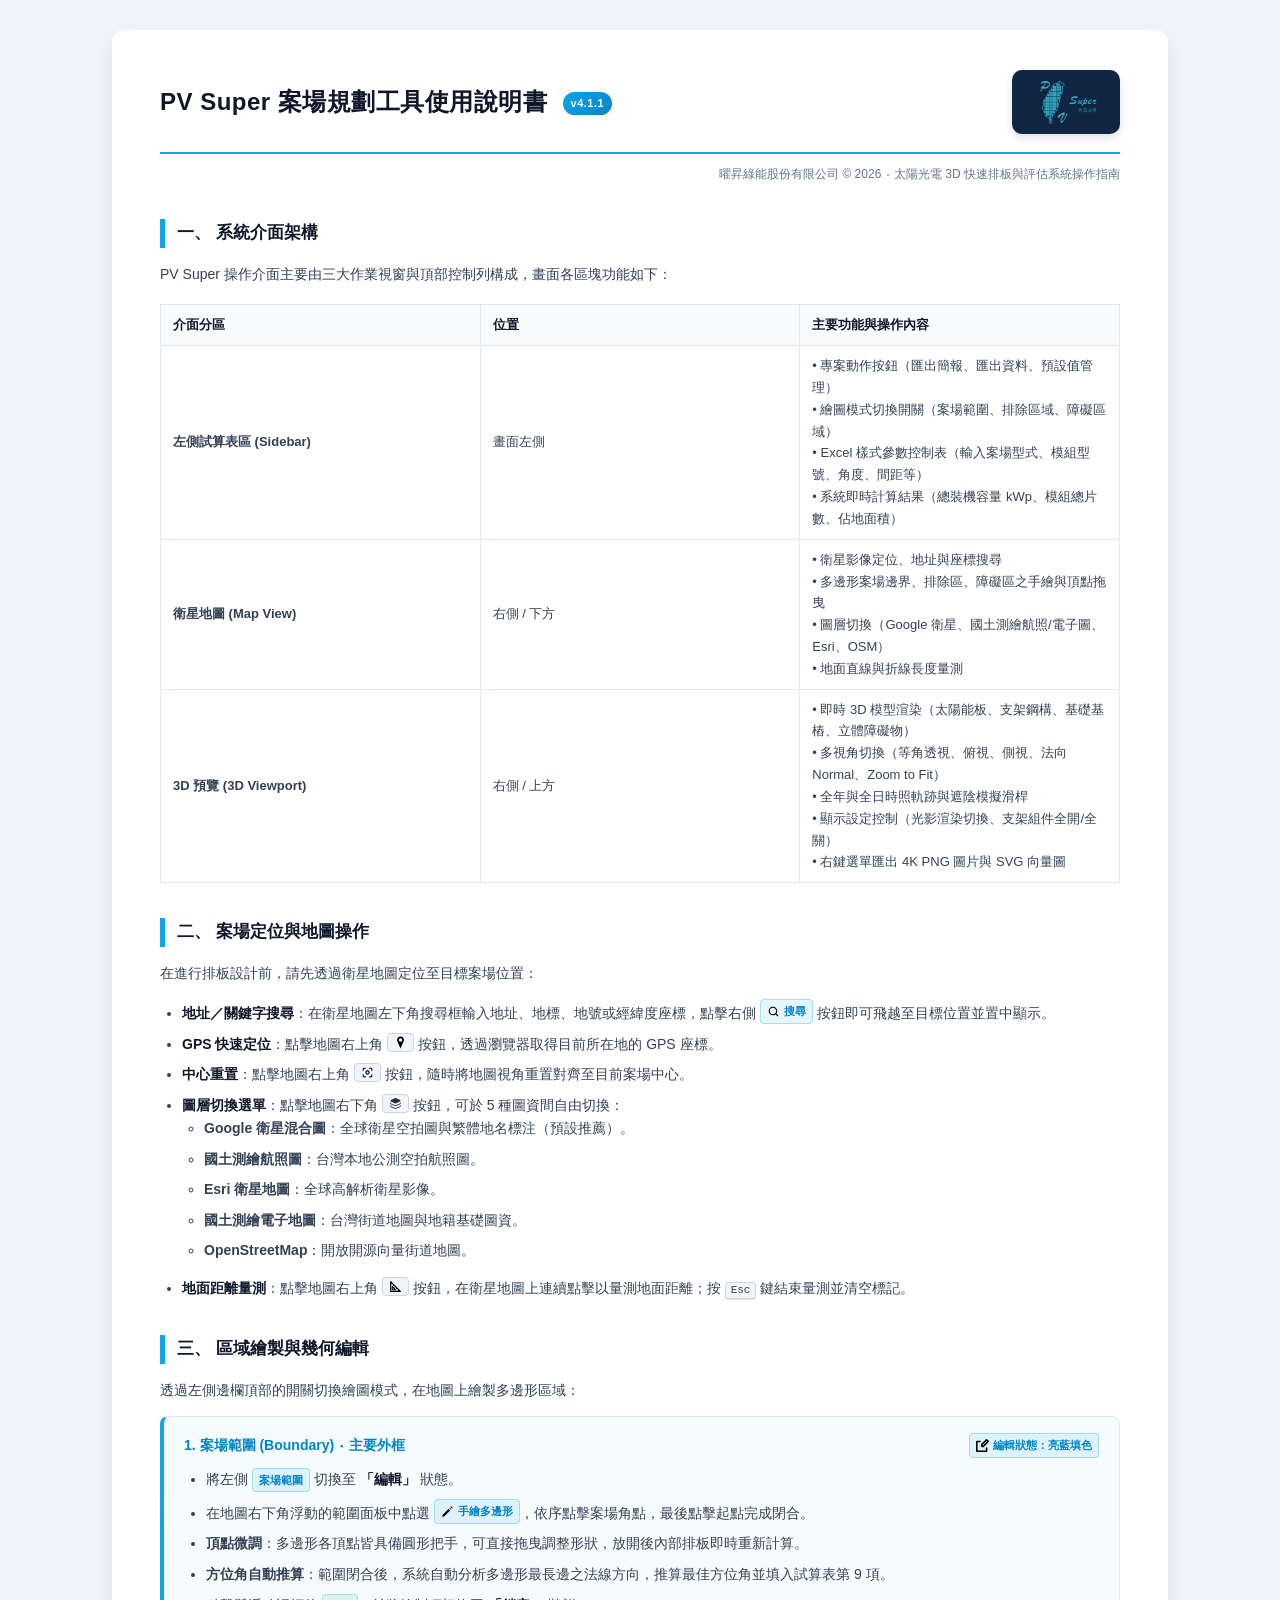
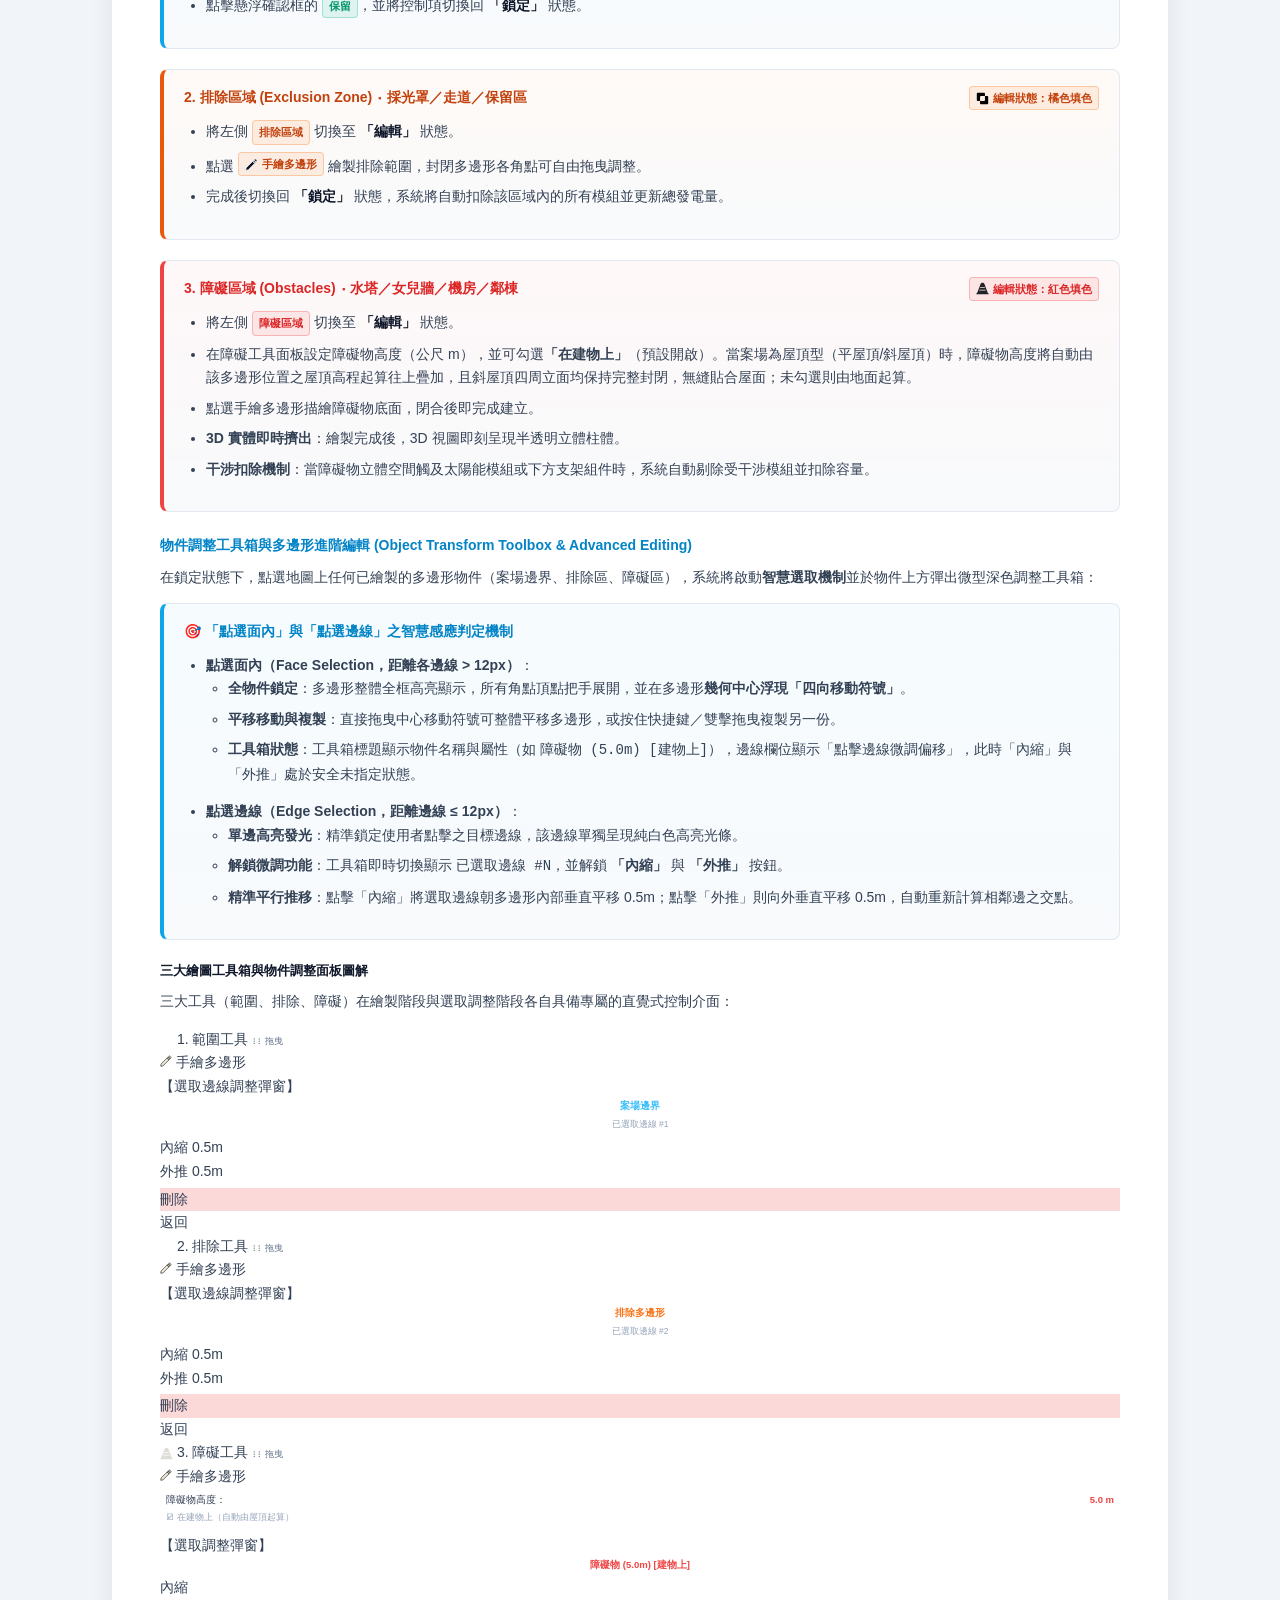
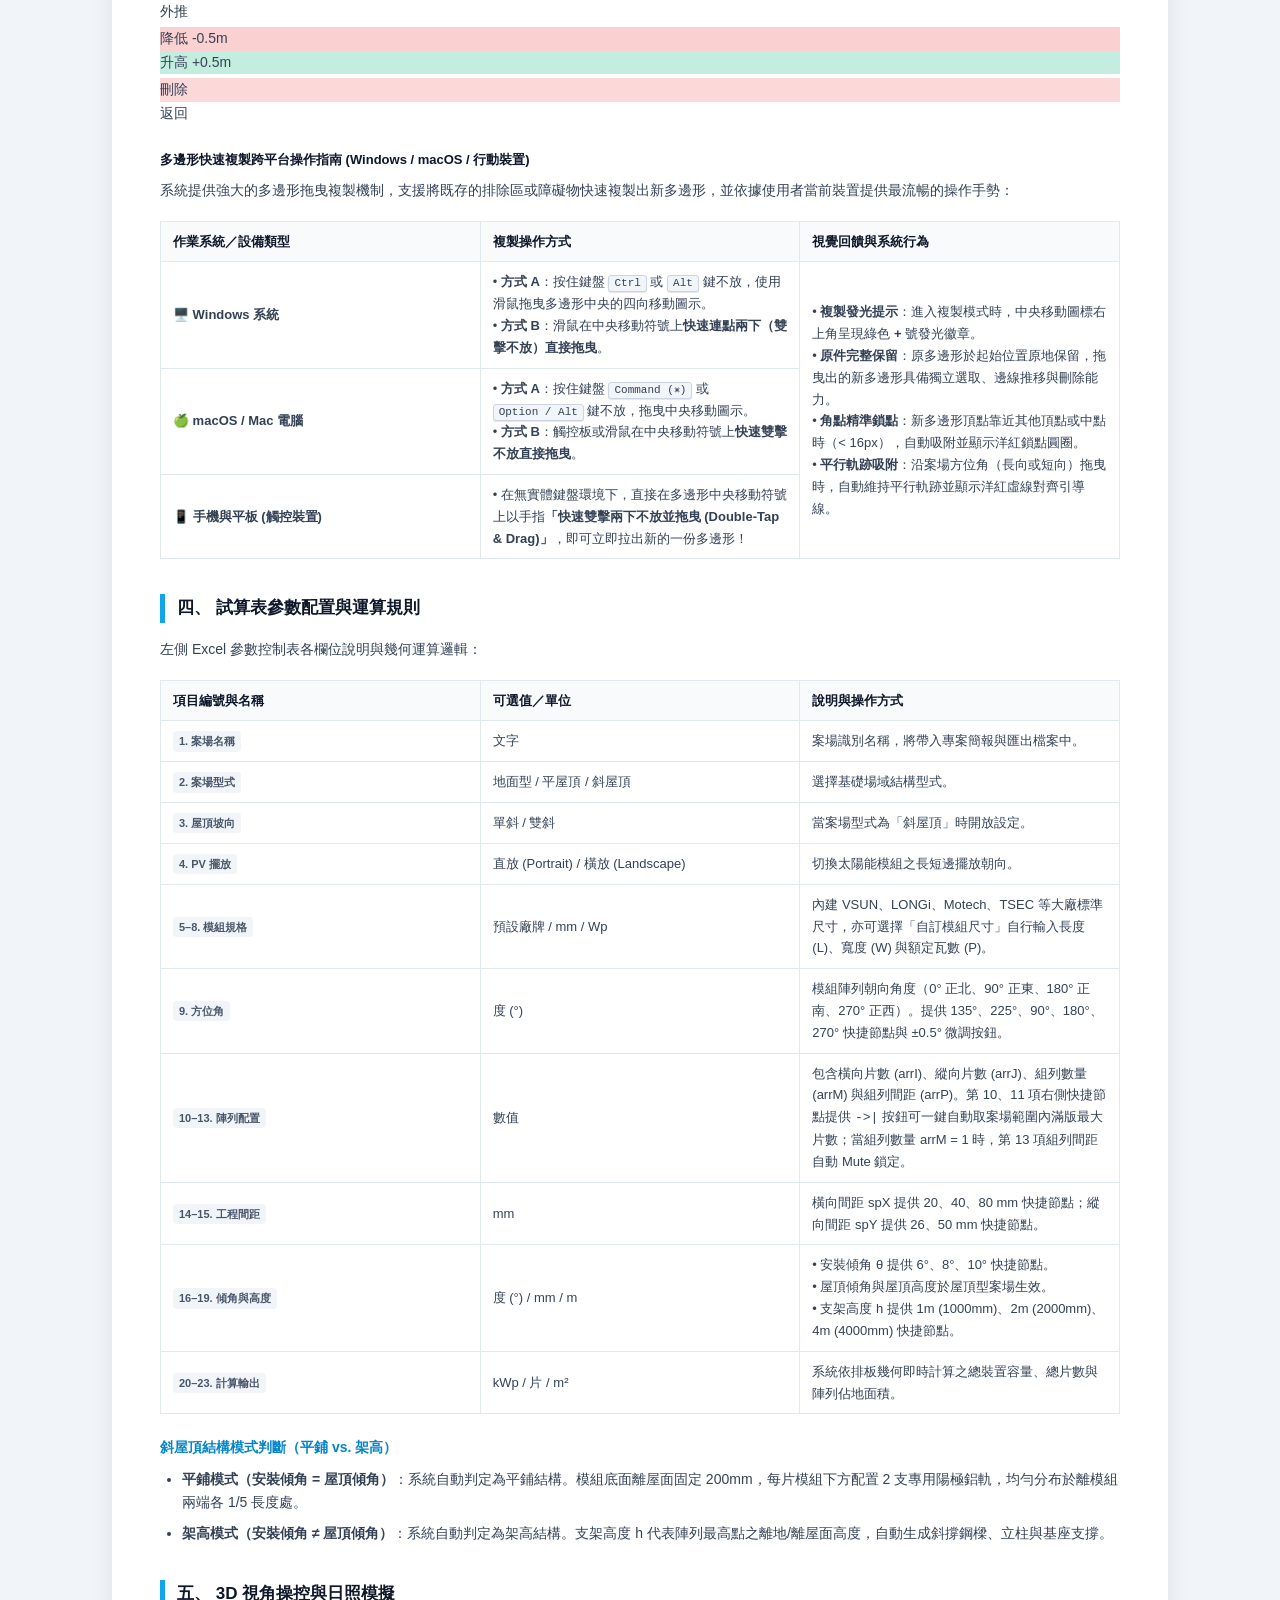
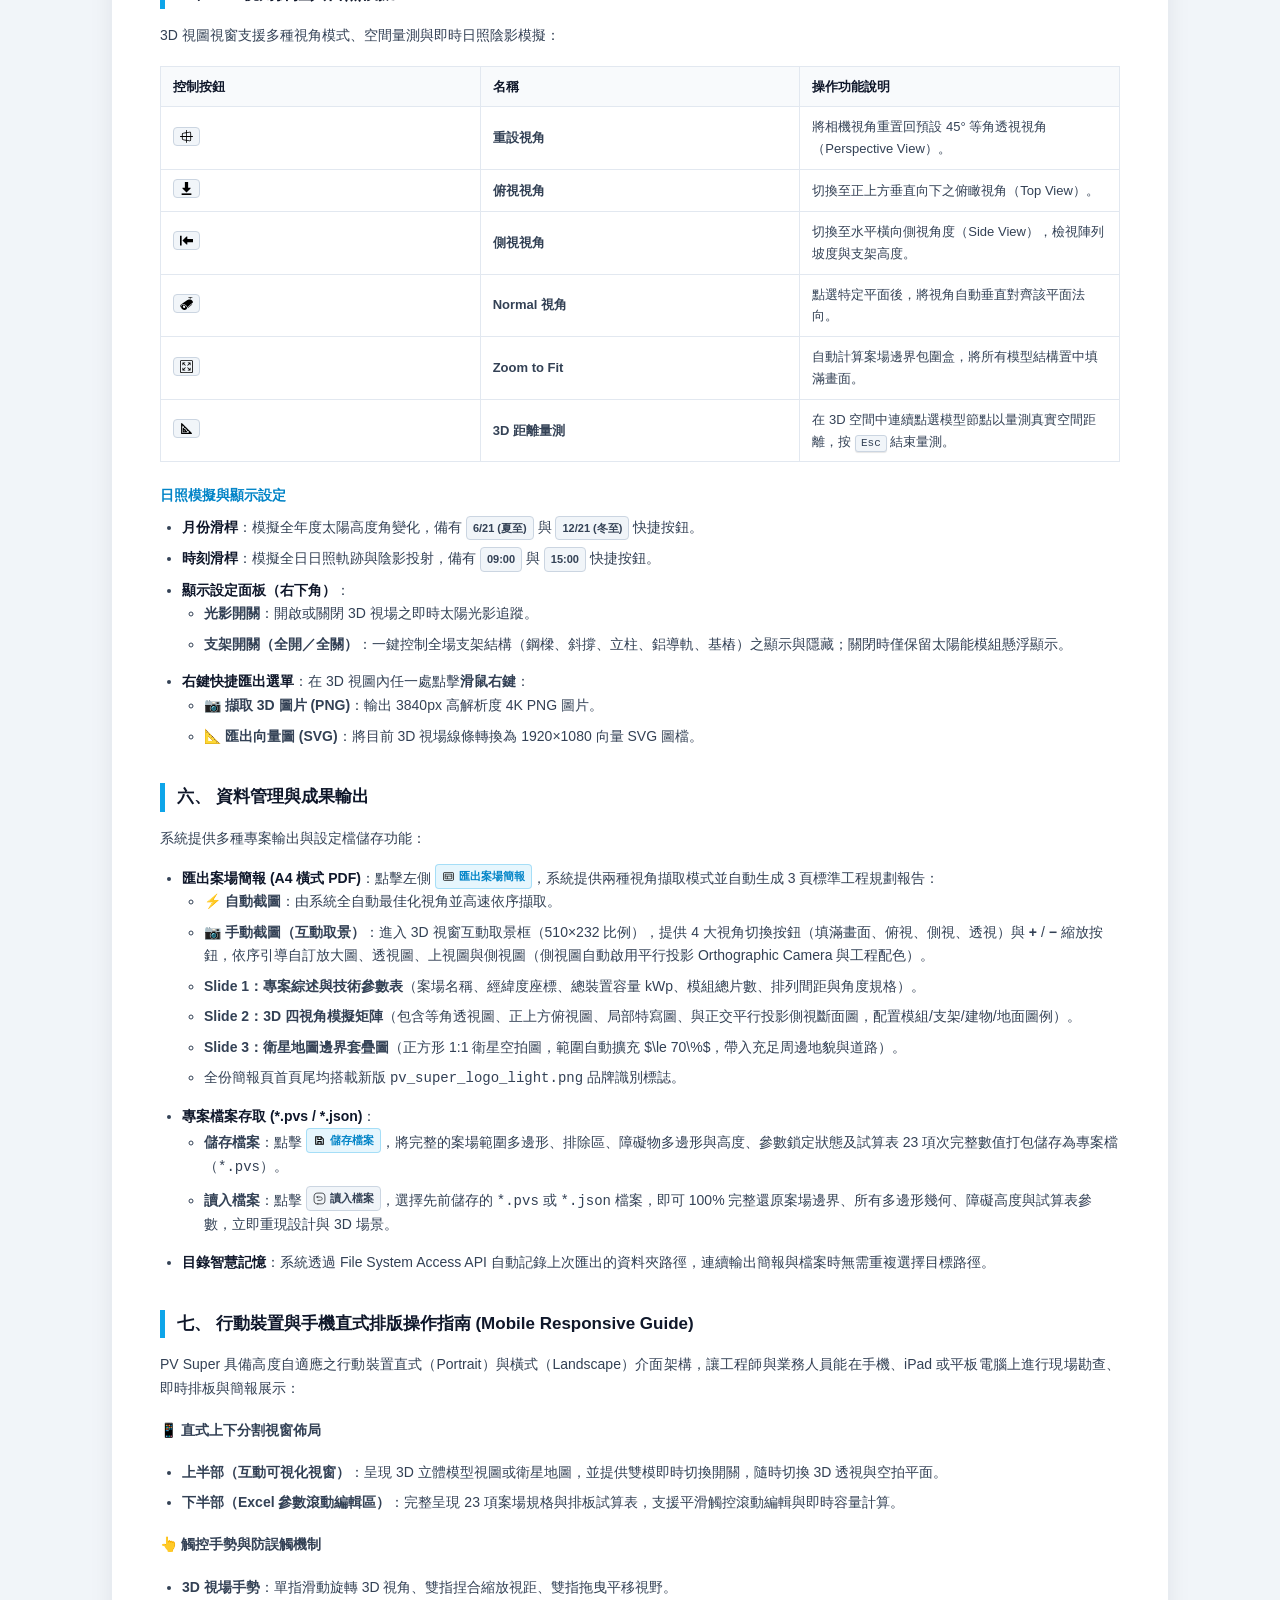
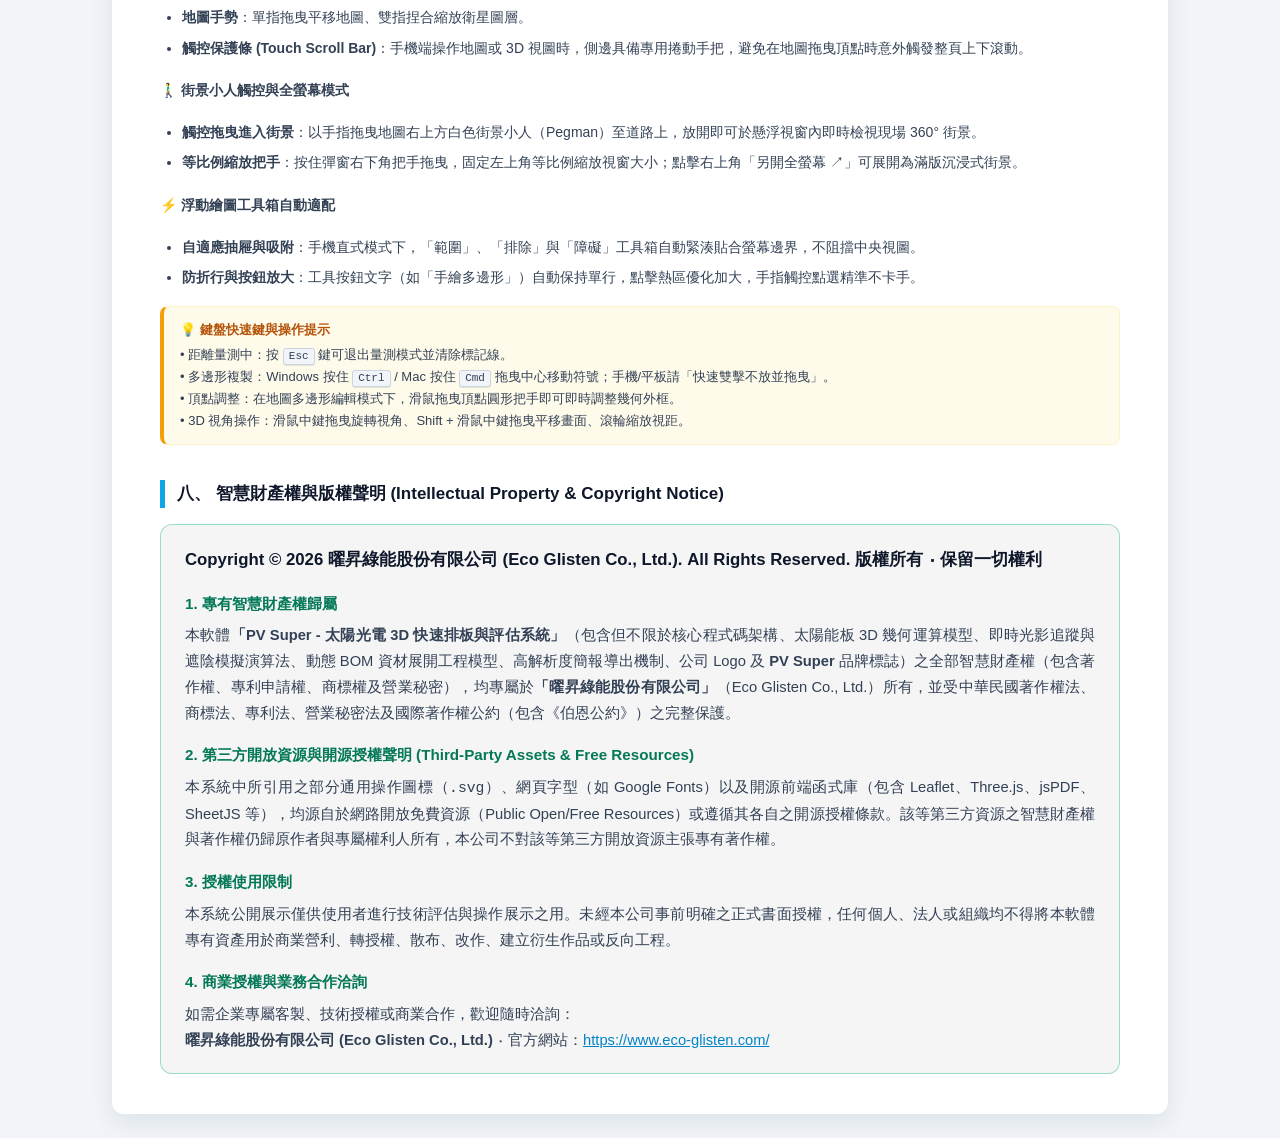
<file: pv_super_manual.html>
<!DOCTYPE html>
<html lang="zh-TW">
<head>
    <meta charset="UTF-8">
    <meta name="viewport" content="width=device-width, initial-scale=1.0">
    <title>PV Super 案場規劃工具使用說明書</title>
    <style>
        :root {
            --primary: #102542;
            --primary-light: #0ea5e9;
            --accent: #0ea5e9;
            --purple: #8b5cf6;
            --emerald: #10b981;
            --amber: #f59e0b;
            --orange: #ea580c;
            --rose: #ef4444;
            --slate-50: #f8fafc;
            --slate-100: #f1f5f9;
            --slate-200: #e2e8f0;
            --slate-600: #475569;
            --slate-700: #334155;
            --slate-800: #0f172a;
        }

        body {
            font-family: -apple-system, BlinkMacSystemFont, "Segoe UI", Roboto, "Helvetica Neue", Arial, "Microsoft JhengHei", sans-serif;
            color: var(--slate-700);
            line-height: 1.68;
            font-size: 14px;
            margin: 0;
            padding: 0;
            background-color: #f1f5f9;
        }

        .container {
            max-width: 960px;
            margin: 30px auto;
            padding: 40px 48px;
            background-color: #ffffff;
            border-radius: 12px;
            box-shadow: 0 10px 25px rgba(15, 23, 42, 0.08);
        }

        .header-container {
            display: flex;
            justify-content: space-between;
            align-items: center;
            border-bottom: 2px solid var(--primary-light);
            padding-bottom: 18px;
            margin-bottom: 10px;
            gap: 20px;
        }

        h1 {
            font-size: 24px;
            color: var(--slate-800);
            text-align: left;
            margin: 0;
            letter-spacing: 0.5px;
            flex-grow: 1;
            font-weight: 800;
        }

        .subtitle {
            text-align: right;
            color: #64748b;
            font-size: 12px;
            margin-bottom: 30px;
            margin-top: 5px;
        }

        .logo-box {
            background-color: #102542;
            padding: 8px 18px;
            border-radius: 10px;
            display: flex;
            align-items: center;
            justify-content: center;
            flex-shrink: 0;
            box-shadow: 0 4px 10px rgba(0,0,0,0.12);
        }

        .version-badge {
            display: inline-block;
            background: linear-gradient(135deg, #0ea5e9, #0284c7);
            color: white;
            padding: 2px 8px;
            border-radius: 12px;
            font-size: 11px;
            font-weight: 700;
            margin-left: 8px;
            vertical-align: middle;
        }

        h2 {
            font-size: 17px;
            color: var(--slate-800);
            border-left: 5px solid var(--primary-light);
            padding-left: 12px;
            margin-top: 35px;
            margin-bottom: 15px;
            page-break-after: avoid;
        }

        h3 {
            font-size: 14px;
            color: #0284c7;
            margin-top: 22px;
            margin-bottom: 8px;
            page-break-after: avoid;
        }

        p {
            margin-top: 0;
            margin-bottom: 14px;
            text-align: justify;
        }

        ol, ul {
            margin-top: 0;
            margin-bottom: 14px;
            padding-left: 22px;
        }

        li {
            margin-bottom: 7px;
        }

        table {
            width: 100%;
            border-collapse: collapse;
            margin: 18px 0;
            page-break-inside: avoid;
        }

        th, td {
            border: 1px solid var(--slate-200);
            padding: 9px 12px;
            text-align: left;
            font-size: 13px;
        }

        th {
            background-color: var(--slate-50);
            color: var(--slate-800);
            font-weight: 600;
            width: 24%;
        }

        .step-box {
            background-color: var(--slate-50);
            border: 1px solid var(--slate-200);
            border-left: 4px solid var(--primary-light);
            border-radius: 8px;
            padding: 16px 20px;
            margin-bottom: 20px;
            page-break-inside: avoid;
        }

        .step-box.step-blue {
            border-left-color: var(--accent);
            background: linear-gradient(180deg, rgba(14, 165, 233, 0.04) 0%, #f8fafc 100%);
        }

        .step-box.step-orange {
            border-left-color: var(--orange);
            background: linear-gradient(180deg, rgba(249, 115, 22, 0.04) 0%, #f8fafc 100%);
        }

        .step-box.step-red {
            border-left-color: var(--rose);
            background: linear-gradient(180deg, rgba(239, 68, 68, 0.04) 0%, #f8fafc 100%);
        }

        .step-title {
            font-weight: 700;
            color: var(--slate-800);
            margin-bottom: 10px;
            font-size: 14px;
            display: flex;
            align-items: center;
            justify-content: space-between;
        }

        .step-title.blue-title { color: #0284c7; }
        .step-title.orange-title { color: #c2410c; }
        .step-title.red-title { color: #dc2626; }

        .btn-badge {
            display: inline-flex;
            align-items: center;
            gap: 4px;
            background-color: var(--slate-100);
            border: 1px solid #cbd5e1;
            border-radius: 4px;
            padding: 2px 6px;
            font-size: 11px;
            font-weight: 600;
            color: var(--slate-700);
            white-space: nowrap;
        }

        .btn-badge img {
            width: 13px;
            height: 13px;
            vertical-align: middle;
            flex-shrink: 0;
        }

        .btn-blue {
            background-color: rgba(14, 165, 233, 0.1);
            border-color: rgba(14, 165, 233, 0.3);
            color: #0284c7;
        }

        .btn-orange {
            background-color: rgba(249, 115, 22, 0.1);
            border-color: rgba(249, 115, 22, 0.3);
            color: #c2410c;
        }

        .btn-red {
            background-color: rgba(239, 68, 68, 0.1);
            border-color: rgba(239, 68, 68, 0.3);
            color: #dc2626;
        }

        .btn-green {
            background-color: rgba(16, 185, 129, 0.1);
            border-color: rgba(16, 185, 129, 0.3);
            color: #059669;
        }

        .highlight {
            font-weight: 700;
            color: var(--slate-800);
        }

        .tip {
            background-color: #fffbeb;
            border: 1px solid #fef3c7;
            border-left: 4px solid var(--amber);
            border-radius: 8px;
            padding: 12px 16px;
            margin: 16px 0;
            font-size: 13px;
        }

        .tip-title {
            font-weight: 700;
            color: #b45309;
            margin-bottom: 4px;
        }

        .feature-tag {
            display: inline-block;
            background: #f1f5f9;
            color: #475569;
            font-size: 11px;
            font-weight: 700;
            padding: 1px 6px;
            border-radius: 4px;
            margin-right: 4px;
        }

        .color-legend-pill {
            display: inline-flex;
            align-items: center;
            gap: 4px;
            padding: 1px 6px;
            border-radius: 4px;
            font-size: 11px;
            font-weight: 600;
            border: 1px solid #cbd5e1;
            background: #ffffff;
            margin: 0 2px;
        }

        .color-box {
            display: inline-block;
            width: 10px;
            height: 10px;
            border-radius: 2px;
        }

        kbd {
            display: inline-block;
            padding: 2px 5px;
            font-size: 11px;
            font-family: monospace;
            line-height: 1;
            color: #334155;
            background-color: #f1f5f9;
            border: 1px solid #cbd5e1;
            border-radius: 3px;
            box-shadow: 0 1px 1px rgba(0,0,0,0.1);
        /* UI Preview Mockups for Manual */
        .toolbox-preview-container {
            display: flex;
            flex-wrap: wrap;
            gap: 16px;
            margin: 16px 0 24px 0;
            justify-content: flex-start;
        }

        .toolbox-preview-card {
            background: #0f172a;
            border: 1px solid rgba(255, 255, 255, 0.18);
            border-radius: 10px;
            padding: 12px;
            width: 228px;
            box-shadow: 0 8px 24px rgba(0, 0, 0, 0.25);
            color: #ffffff;
            font-size: 11px;
            font-family: -apple-system, BlinkMacSystemFont, "Segoe UI", Roboto, sans-serif;
            box-sizing: border-box;
            flex: 1 1 220px;
            max-width: 260px;
        }

        .tb-header {
            font-weight: 700;
            font-size: 11.5px;
            display: flex;
            justify-content: space-between;
            align-items: center;
            margin-bottom: 8px;
            padding-bottom: 5px;
            border-bottom: 1px solid rgba(255, 255, 255, 0.12);
        }

        .tb-btn {
            display: flex;
            align-items: center;
            justify-content: center;
            gap: 5px;
            width: 100%;
            padding: 5px 8px;
            border-radius: 6px;
            border: 1px solid rgba(255, 255, 255, 0.2);
            background: rgba(255, 255, 255, 0.08);
            color: #ffffff;
            font-size: 11px;
            margin-bottom: 6px;
            text-align: center;
            box-sizing: border-box;
            white-space: nowrap;
        }

        .tb-btn-active-blue {
            background: linear-gradient(135deg, rgba(14, 165, 233, 0.35), rgba(56, 189, 248, 0.2));
            border: 1.5px solid #38bdf8;
            box-shadow: 0 0 10px rgba(56, 189, 248, 0.5);
            font-weight: 700;
        }

        .tb-btn-active-orange {
            background: linear-gradient(135deg, rgba(234, 88, 12, 0.35), rgba(249, 115, 22, 0.2));
            border: 1.5px solid #f97316;
            box-shadow: 0 0 10px rgba(249, 115, 22, 0.5);
            font-weight: 700;
        }

        .tb-btn-active-red {
            background: linear-gradient(135deg, rgba(239, 68, 68, 0.35), rgba(248, 113, 113, 0.2));
            border: 1.5px solid #ef4444;
            box-shadow: 0 0 10px rgba(239, 68, 68, 0.5);
            font-weight: 700;
        }

        .tb-sub-box {
            background: rgba(255, 255, 255, 0.05);
            border: 1px solid rgba(255, 255, 255, 0.14);
            border-radius: 6px;
            padding: 6px;
            margin-bottom: 6px;
        }

        .tb-sub-title {
            font-size: 10px;
            text-align: center;
            font-weight: 700;
            margin-bottom: 5px;
            color: #94a3b8;
        }

        .tb-btn-row {
            display: flex;
            gap: 4px;
        }

        .tb-btn-row .tb-btn {
            flex: 1;
            margin-bottom: 0;
            padding: 4px 6px;
            font-size: 10.5px;
        }

        .mobile-guide-grid {
            display: grid;
            grid-template-columns: repeat(auto-fit, minmax(280px, 1fr));
            gap: 16px;
            margin: 18px 0;
        }

        .mobile-guide-card {
            background: var(--slate-50);
            border: 1px solid var(--slate-200);
            border-top: 4px solid var(--primary-light);
            border-radius: 8px;
            padding: 16px;
            box-sizing: border-box;
        }

        .mobile-guide-card h4 {
            margin: 0 0 8px 0;
            font-size: 13px;
            color: var(--slate-800);
            display: flex;
            align-items: center;
            gap: 6px;
        }

        @media print {
            body { background-color: #ffffff; font-size: 12px; }
            .container { padding: 0; margin: 0; box-shadow: none; max-width: 100%; }
            @page { size: A4 portrait; margin: 15mm; }
            .step-box, table { page-break-inside: avoid; }
        }
    </style>
</head>
<body>
    <div class="container">
        <!-- 頂部標題區 -->
        <div class="header-container">
            <div>
                <h1>PV Super 案場規劃工具使用說明書 <span class="version-badge">v4.1.1</span></h1>
            </div>
            <div class="logo-box">
                <img src="images/pv_super_logo_light.png" alt="PV Super" style="height: 48px; width: auto; object-fit: contain;">
            </div>
        </div>
        <div class="subtitle">曜昇綠能股份有限公司 &copy; 2026 ‧ 太陽光電 3D 快速排板與評估系統操作指南</div>

        <!-- 一、 系統介面架構 -->
        <h2>一、 系統介面架構</h2>
        <p>PV Super 操作介面主要由三大作業視窗與頂部控制列構成，畫面各區塊功能如下：</p>
        <table>
            <thead>
                <tr>
                    <th>介面分區</th>
                    <th>位置</th>
                    <th>主要功能與操作內容</th>
                </tr>
            </thead>
            <tbody>
                <tr>
                    <td><b>左側試算表區 (Sidebar)</b></td>
                    <td>畫面左側</td>
                    <td>
                        • 專案動作按鈕（匯出簡報、匯出資料、預設值管理）<br>
                        • 繪圖模式切換開關（案場範圍、排除區域、障礙區域）<br>
                        • Excel 樣式參數控制表（輸入案場型式、模組型號、角度、間距等）<br>
                        • 系統即時計算結果（總裝機容量 kWp、模組總片數、佔地面積）
                    </td>
                </tr>
                <tr>
                    <td><b>衛星地圖 (Map View)</b></td>
                    <td>右側 / 下方</td>
                    <td>
                        • 衛星影像定位、地址與座標搜尋<br>
                        • 多邊形案場邊界、排除區、障礙區之手繪與頂點拖曳<br>
                        • 圖層切換（Google 衛星、國土測繪航照/電子圖、Esri、OSM）<br>
                        • 地面直線與折線長度量測
                    </td>
                </tr>
                <tr>
                    <td><b>3D 預覽 (3D Viewport)</b></td>
                    <td>右側 / 上方</td>
                    <td>
                        • 即時 3D 模型渲染（太陽能板、支架鋼構、基礎基樁、立體障礙物）<br>
                        • 多視角切換（等角透視、俯視、側視、法向 Normal、Zoom to Fit）<br>
                        • 全年與全日時照軌跡與遮陰模擬滑桿<br>
                        • 顯示設定控制（光影渲染切換、支架組件全開/全關）<br>
                        • 右鍵選單匯出 4K PNG 圖片與 SVG 向量圖
                    </td>
                </tr>
            </tbody>
        </table>

        <!-- 二、 案場定位與地圖操作 -->
        <h2>二、 案場定位與地圖操作</h2>
        <p>在進行排板設計前，請先透過衛星地圖定位至目標案場位置：</p>
        <ul>
            <li><span class="highlight">地址／關鍵字搜尋</span>：在衛星地圖左下角搜尋框輸入地址、地標、地號或經緯度座標，點擊右側 <span class="btn-badge btn-blue"><img src="images/search.svg" alt="搜尋"> 搜尋</span> 按鈕即可飛越至目標位置並置中顯示。</li>
            <li><span class="highlight">GPS 快速定位</span>：點擊地圖右上角 <span class="btn-badge"><img src="images/positioning.svg" alt="定位"></span> 按鈕，透過瀏覽器取得目前所在地的 GPS 座標。</li>
            <li><span class="highlight">中心重置</span>：點擊地圖右上角 <span class="btn-badge"><img src="images/re-center.svg" alt="中心"></span> 按鈕，隨時將地圖視角重置對齊至目前案場中心。</li>
            <li><span class="highlight">圖層切換選單</span>：點擊地圖右下角 <span class="btn-badge"><img src="images/layer.svg" alt="圖層"></span> 按鈕，可於 5 種圖資間自由切換：
                <ul>
                    <li><b>Google 衛星混合圖</b>：全球衛星空拍圖與繁體地名標注（預設推薦）。</li>
                    <li><b>國土測繪航照圖</b>：台灣本地公測空拍航照圖。</li>
                    <li><b>Esri 衛星地圖</b>：全球高解析衛星影像。</li>
                    <li><b>國土測繪電子地圖</b>：台灣街道地圖與地籍基礎圖資。</li>
                    <li><b>OpenStreetMap</b>：開放開源向量街道地圖。</li>
                </ul>
            </li>
            <li><span class="highlight">地面距離量測</span>：點擊地圖右上角 <span class="btn-badge"><img src="images/ruler.svg" alt="量測"></span> 按鈕，在衛星地圖上連續點擊以量測地面距離；按 <kbd>Esc</kbd> 鍵結束量測並清空標記。</li>
        </ul>

        <!-- 三、 區域繪製與幾何編輯 -->
        <h2>三、 區域繪製與幾何編輯</h2>
        <p>透過左側邊欄頂部的開關切換繪圖模式，在地圖上繪製多邊形區域：</p>

        <!-- 3.1 案場範圍 -->
        <div class="step-box step-blue">
            <div class="step-title blue-title">
                <span>1. 案場範圍 (Boundary) ‧ 主要外框</span>
                <span class="btn-badge btn-blue"><img src="images/area.svg" alt=""> 編輯狀態：亮藍填色</span>
            </div>
            <ul>
                <li>將左側 <span class="btn-badge btn-blue">案場範圍</span> 切換至 <span class="highlight">「編輯」</span> 狀態。</li>
                <li>在地圖右下角浮動的範圍面板中點選 <span class="btn-badge btn-blue"><img src="images/draw_pencil.svg" alt="繪製"> 手繪多邊形</span>，依序點擊案場角點，最後點擊起點完成閉合。</li>
                <li><b>頂點微調</b>：多邊形各頂點皆具備圓形把手，可直接拖曳調整形狀，放開後內部排板即時重新計算。</li>
                <li><b>方位角自動推算</b>：範圍閉合後，系統自動分析多邊形最長邊之法線方向，推算最佳方位角並填入試算表第 9 項。</li>
                <li>點擊懸浮確認框的 <span class="btn-badge btn-green">保留</span>，並將控制項切換回 <span class="highlight">「鎖定」</span> 狀態。</li>
            </ul>
        </div>

        <!-- 3.2 排除區域 -->
        <div class="step-box step-orange">
            <div class="step-title orange-title">
                <span>2. 排除區域 (Exclusion Zone) ‧ 採光罩／走道／保留區</span>
                <span class="btn-badge btn-orange"><img src="images/exclude.svg" alt=""> 編輯狀態：橘色填色</span>
            </div>
            <ul>
                <li>將左側 <span class="btn-badge btn-orange">排除區域</span> 切換至 <span class="highlight">「編輯」</span> 狀態。</li>
                <li>點選 <span class="btn-badge btn-orange"><img src="images/draw_pencil.svg" alt="繪製"> 手繪多邊形</span> 繪製排除範圍，封閉多邊形各角點可自由拖曳調整。</li>
                <li>完成後切換回 <span class="highlight">「鎖定」</span> 狀態，系統將自動扣除該區域內的所有模組並更新總發電量。</li>
            </ul>
        </div>

        <!-- 3.3 障礙區域 -->
        <div class="step-box step-red">
            <div class="step-title red-title">
                <span>3. 障礙區域 (Obstacles) ‧ 水塔／女兒牆／機房／鄰棟</span>
                <span class="btn-badge btn-red"><img src="images/obstacle.svg" alt=""> 編輯狀態：紅色填色</span>
            </div>
            <ul>
                <li>將左側 <span class="btn-badge btn-red">障礙區域</span> 切換至 <span class="highlight">「編輯」</span> 狀態。</li>
                <li>在障礙工具面板設定障礙物高度（公尺 m），並可勾選<b>「在建物上」</b>（預設開啟）。當案場為屋頂型（平屋頂/斜屋頂）時，障礙物高度將自動由該多邊形位置之屋頂高程起算往上疊加，且斜屋頂四周立面均保持完整封閉，無縫貼合屋面；未勾選則由地面起算。</li>
                <li>點選手繪多邊形描繪障礙物底面，閉合後即完成建立。</li>
                <li><b>3D 實體即時擠出</b>：繪製完成後，3D 視圖即刻呈現半透明立體柱體。</li>
                <li><b>干涉扣除機制</b>：當障礙物立體空間觸及太陽能模組或下方支架組件時，系統自動剔除受干涉模組並扣除容量。</li>
            </ul>
        </div>

        <!-- 物件調整工具箱與多邊形進階編輯 -->
        <h3>物件調整工具箱與多邊形進階編輯 (Object Transform Toolbox & Advanced Editing)</h3>
        <p>在鎖定狀態下，點選地圖上任何已繪製的多邊形物件（案場邊界、排除區、障礙區），系統將啟動<b>智慧選取機制</b>並於物件上方彈出微型深色調整工具箱：</p>

        <!-- 點選面內 vs 點選邊線之操作差異 -->
        <div class="step-box step-blue" style="margin-top: 14px;">
            <div class="step-title blue-title">
                <span>🎯 「點選面內」與「點選邊線」之智慧感應判定機制</span>
            </div>
            <ul>
                <li><b>點選面內（Face Selection，距離各邊線 &gt; 12px）</b>：
                    <ul>
                        <li><b>全物件鎖定</b>：多邊形整體全框高亮顯示，所有角點頂點把手展開，並在多邊形<b>幾何中心浮現「四向移動符號」</b>。</li>
                        <li><b>平移移動與複製</b>：直接拖曳中心移動符號可整體平移多邊形，或按住快捷鍵／雙擊拖曳複製另一份。</li>
                        <li><b>工具箱狀態</b>：工具箱標題顯示物件名稱與屬性（如 <code>障礙物 (5.0m) [建物上]</code>），邊線欄位顯示「點擊邊線微調偏移」，此時「內縮」與「外推」處於安全未指定狀態。</li>
                    </ul>
                </li>
                <li><b>點選邊線（Edge Selection，距離邊線 &le; 12px）</b>：
                    <ul>
                        <li><b>單邊高亮發光</b>：精準鎖定使用者點擊之目標邊線，該邊線單獨呈現純白色高亮光條。</li>
                        <li><b>解鎖微調功能</b>：工具箱即時切換顯示 <code>已選取邊線 #N</code>，並解鎖 <b>「內縮」</b> 與 <b>「外推」</b> 按鈕。</li>
                        <li><b>精準平行推移</b>：點擊「內縮」將選取邊線朝多邊形內部垂直平移 0.5m；點擊「外推」則向外垂直平移 0.5m，自動重新計算相鄰邊之交點。</li>
                    </ul>
                </li>
            </ul>
        </div>

        <!-- 三大工具箱面板實體圖解與功能差異 -->
        <h4 style="font-size: 13px; color: var(--slate-800); margin: 20px 0 8px 0;">三大繪圖工具箱與物件調整面板圖解</h4>
        <p>三大工具（範圍、排除、障礙）在繪製階段與選取調整階段各自具備專屬的直覺式控制介面：</p>

        <div class="toolbox-preview-container">
            <!-- 1. 範圍工具箱 -->
            <div class="toolbox-preview-card">
                <div class="tb-header">
                    <span><img src="images/area.svg" alt="" style="width: 13px; vertical-align: middle; filter: invert(1);"> 1. 範圍工具</span>
                    <span style="color: #64748b; font-size: 9px;">⋮⋮ 拖曳</span>
                </div>
                <div class="tb-btn tb-btn-active-blue">
                    <img src="images/draw_pencil.svg" alt="" style="width: 12px; filter: invert(1);"> 手繪多邊形
                </div>
                <div class="tb-sub-box">
                    <div class="tb-sub-title">【選取邊線調整彈窗】</div>
                    <div style="font-size: 9.5px; text-align: center; color: #38bdf8; font-weight: 700; margin-bottom: 3px;">案場邊界</div>
                    <div style="font-size: 8.5px; text-align: center; color: #94a3b8; margin-bottom: 5px;">已選取邊線 #1</div>
                    <div class="tb-btn-row">
                        <div class="tb-btn">內縮 0.5m</div>
                        <div class="tb-btn">外推 0.5m</div>
                    </div>
                </div>
                <div class="tb-btn-row" style="margin-top: 4px;">
                    <div class="tb-btn" style="background: rgba(239, 68, 68, 0.2); border-color: rgba(239, 68, 68, 0.4);">刪除</div>
                    <div class="tb-btn">返回</div>
                </div>
            </div>

            <!-- 2. 排除工具箱 -->
            <div class="toolbox-preview-card">
                <div class="tb-header">
                    <span><img src="images/exclude.svg" alt="" style="width: 13px; vertical-align: middle; filter: invert(1);"> 2. 排除工具</span>
                    <span style="color: #64748b; font-size: 9px;">⋮⋮ 拖曳</span>
                </div>
                <div class="tb-btn tb-btn-active-orange">
                    <img src="images/draw_pencil.svg" alt="" style="width: 12px; filter: invert(1);"> 手繪多邊形
                </div>
                <div class="tb-sub-box">
                    <div class="tb-sub-title">【選取邊線調整彈窗】</div>
                    <div style="font-size: 9.5px; text-align: center; color: #f97316; font-weight: 700; margin-bottom: 3px;">排除多邊形</div>
                    <div style="font-size: 8.5px; text-align: center; color: #94a3b8; margin-bottom: 5px;">已選取邊線 #2</div>
                    <div class="tb-btn-row">
                        <div class="tb-btn">內縮 0.5m</div>
                        <div class="tb-btn">外推 0.5m</div>
                    </div>
                </div>
                <div class="tb-btn-row" style="margin-top: 4px;">
                    <div class="tb-btn" style="background: rgba(239, 68, 68, 0.2); border-color: rgba(239, 68, 68, 0.4);">刪除</div>
                    <div class="tb-btn">返回</div>
                </div>
            </div>

            <!-- 3. 障礙工具箱 -->
            <div class="toolbox-preview-card">
                <div class="tb-header">
                    <span><img src="images/obstacle.svg" alt="" style="width: 13px; vertical-align: middle; filter: invert(1);"> 3. 障礙工具</span>
                    <span style="color: #64748b; font-size: 9px;">⋮⋮ 拖曳</span>
                </div>
                <div class="tb-btn tb-btn-active-red">
                    <img src="images/draw_pencil.svg" alt="" style="width: 12px; filter: invert(1);"> 手繪多邊形
                </div>
                <div style="background: rgba(255,255,255,0.04); border-radius: 5px; padding: 4px 6px; margin-bottom: 5px; font-size: 9.5px;">
                    <div style="display: flex; justify-content: space-between; align-items: center;">
                        <span>障礙物高度：</span>
                        <b style="color: #ef4444;">5.0 m</b>
                    </div>
                    <div style="color: #94a3b8; font-size: 8.5px; margin-top: 2px;">☑ 在建物上（自動由屋頂起算）</div>
                </div>
                <div class="tb-sub-box">
                    <div class="tb-sub-title">【選取調整彈窗】</div>
                    <div style="font-size: 9.5px; text-align: center; color: #ef4444; font-weight: 700; margin-bottom: 3px;">障礙物 (5.0m) [建物上]</div>
                    <div class="tb-btn-row" style="margin-bottom: 4px;">
                        <div class="tb-btn">內縮</div>
                        <div class="tb-btn">外推</div>
                    </div>
                    <div class="tb-btn-row">
                        <div class="tb-btn" style="background: rgba(239, 68, 68, 0.25);">降低 -0.5m</div>
                        <div class="tb-btn" style="background: rgba(16, 185, 129, 0.25);">升高 +0.5m</div>
                    </div>
                </div>
                <div class="tb-btn-row" style="margin-top: 4px;">
                    <div class="tb-btn" style="background: rgba(239, 68, 68, 0.2); border-color: rgba(239, 68, 68, 0.4);">刪除</div>
                    <div class="tb-btn">返回</div>
                </div>
            </div>
        </div>

        <!-- 多邊形複製跨平台操作指南 -->
        <h4 style="font-size: 13px; color: var(--slate-800); margin: 24px 0 8px 0;">多邊形快速複製跨平台操作指南 (Windows / macOS / 行動裝置)</h4>
        <p>系統提供強大的多邊形拖曳複製機制，支援將既存的排除區或障礙物快速複製出新多邊形，並依據使用者當前裝置提供最流暢的操作手勢：</p>

        <table>
            <thead>
                <tr>
                    <th>作業系統／設備類型</th>
                    <th>複製操作方式</th>
                    <th>視覺回饋與系統行為</th>
                </tr>
            </thead>
            <tbody>
                <tr>
                    <td><b>🖥️ Windows 系統</b></td>
                    <td>
                        • <b>方式 A</b>：按住鍵盤 <kbd>Ctrl</kbd> 或 <kbd>Alt</kbd> 鍵不放，使用滑鼠拖曳多邊形中央的四向移動圖示。<br>
                        • <b>方式 B</b>：滑鼠在中央移動符號上<b>快速連點兩下（雙擊不放）直接拖曳</b>。
                    </td>
                    <td rowspan="3">
                        • <b>複製發光提示</b>：進入複製模式時，中央移動圖標右上角呈現綠色 <b>+</b> 號發光徽章。<br>
                        • <b>原件完整保留</b>：原多邊形於起始位置原地保留，拖曳出的新多邊形具備獨立選取、邊線推移與刪除能力。<br>
                        • <b>角點精準鎖點</b>：新多邊形頂點靠近其他頂點或中點時（&lt; 16px），自動吸附並顯示洋紅鎖點圓圈。<br>
                        • <b>平行軌跡吸附</b>：沿案場方位角（長向或短向）拖曳時，自動維持平行軌跡並顯示洋紅虛線對齊引導線。
                    </td>
                </tr>
                <tr>
                    <td><b>🍏 macOS / Mac 電腦</b></td>
                    <td>
                        • <b>方式 A</b>：按住鍵盤 <kbd>Command (⌘)</kbd> 或 <kbd>Option / Alt</kbd> 鍵不放，拖曳中央移動圖示。<br>
                        • <b>方式 B</b>：觸控板或滑鼠在中央移動符號上<b>快速雙擊不放直接拖曳</b>。
                    </td>
                </tr>
                <tr>
                    <td><b>📱 手機與平板 (觸控裝置)</b></td>
                    <td>
                        • 在無實體鍵盤環境下，直接在多邊形中央移動符號上以手指<b>「快速雙擊兩下不放並拖曳 (Double-Tap & Drag)」</b>，即可立即拉出新的一份多邊形！
                    </td>
                </tr>
            </tbody>
        </table>

        <!-- 四、 試算表參數配置與運算規則 -->
        <h2>四、 試算表參數配置與運算規則</h2>
        <p>左側 Excel 參數控制表各欄位說明與幾何運算邏輯：</p>
        <table>
            <thead>
                <tr>
                    <th>項目編號與名稱</th>
                    <th>可選值／單位</th>
                    <th>說明與操作方式</th>
                </tr>
            </thead>
            <tbody>
                <tr>
                    <td><span class="feature-tag">1. 案場名稱</span></td>
                    <td>文字</td>
                    <td>案場識別名稱，將帶入專案簡報與匯出檔案中。</td>
                </tr>
                <tr>
                    <td><span class="feature-tag">2. 案場型式</span></td>
                    <td>地面型 / 平屋頂 / 斜屋頂</td>
                    <td>選擇基礎場域結構型式。</td>
                </tr>
                <tr>
                    <td><span class="feature-tag">3. 屋頂坡向</span></td>
                    <td>單斜 / 雙斜</td>
                    <td>當案場型式為「斜屋頂」時開放設定。</td>
                </tr>
                <tr>
                    <td><span class="feature-tag">4. PV 擺放</span></td>
                    <td>直放 (Portrait) / 橫放 (Landscape)</td>
                    <td>切換太陽能模組之長短邊擺放朝向。</td>
                </tr>
                <tr>
                    <td><span class="feature-tag">5–8. 模組規格</span></td>
                    <td>預設廠牌 / mm / Wp</td>
                    <td>內建 VSUN、LONGi、Motech、TSEC 等大廠標準尺寸，亦可選擇「自訂模組尺寸」自行輸入長度 (L)、寬度 (W) 與額定瓦數 (P)。</td>
                </tr>
                <tr>
                    <td><span class="feature-tag">9. 方位角</span></td>
                    <td>度 (°)</td>
                    <td>模組陣列朝向角度（0° 正北、90° 正東、180° 正南、270° 正西）。提供 135°、225°、90°、180°、270° 快捷節點與 ±0.5° 微調按鈕。</td>
                </tr>
                <tr>
                    <td><span class="feature-tag">10–13. 陣列配置</span></td>
                    <td>數值</td>
                    <td>包含橫向片數 (arrI)、縱向片數 (arrJ)、組列數量 (arrM) 與組列間距 (arrP)。第 10、11 項右側快捷節點提供 <code>-&gt;|</code> 按鈕可一鍵自動取案場範圍內滿版最大片數；當組列數量 arrM = 1 時，第 13 項組列間距自動 Mute 鎖定。</td>
                </tr>
                <tr>
                    <td><span class="feature-tag">14–15. 工程間距</span></td>
                    <td>mm</td>
                    <td>橫向間距 spX 提供 20、40、80 mm 快捷節點；縱向間距 spY 提供 26、50 mm 快捷節點。</td>
                </tr>
                <tr>
                    <td><span class="feature-tag">16–19. 傾角與高度</span></td>
                    <td>度 (°) / mm / m</td>
                    <td>
                        • 安裝傾角 θ 提供 6°、8°、10° 快捷節點。<br>
                        • 屋頂傾角與屋頂高度於屋頂型案場生效。<br>
                        • 支架高度 h 提供 1m (1000mm)、2m (2000mm)、4m (4000mm) 快捷節點。
                    </td>
                </tr>
                <tr>
                    <td><span class="feature-tag">20–23. 計算輸出</span></td>
                    <td>kWp / 片 / m²</td>
                    <td>系統依排板幾何即時計算之總裝置容量、總片數與陣列佔地面積。</td>
                </tr>
            </tbody>
        </table>

        <!-- 平鋪與架高判斷邏輯 -->
        <h3>斜屋頂結構模式判斷（平鋪 vs. 架高）</h3>
        <ul>
            <li><b>平鋪模式（安裝傾角 = 屋頂傾角）</b>：系統自動判定為平鋪結構。模組底面離屋面固定 200mm，每片模組下方配置 2 支專用陽極鋁軌，均勻分布於離模組兩端各 1/5 長度處。</li>
            <li><b>架高模式（安裝傾角 ≠ 屋頂傾角）</b>：系統自動判定為架高結構。支架高度 h 代表陣列最高點之離地/離屋面高度，自動生成斜撐鋼樑、立柱與基座支撐。</li>
        </ul>

        <!-- 五、 3D 視角操控與日照模擬 -->
        <h2>五、 3D 視角操控與日照模擬</h2>
        <p>3D 視圖視窗支援多種視角模式、空間量測與即時日照陰影模擬：</p>

        <!-- 視角切換表格 -->
        <table>
            <thead>
                <tr>
                    <th>控制按鈕</th>
                    <th>名稱</th>
                    <th>操作功能說明</th>
                </tr>
            </thead>
            <tbody>
                <tr>
                    <td><span class="btn-badge"><img src="images/perspective_view.svg" alt="透視"></span></td>
                    <td><b>重設視角</b></td>
                    <td>將相機視角重置回預設 45° 等角透視視角（Perspective View）。</td>
                </tr>
                <tr>
                    <td><span class="btn-badge"><img src="images/top_view.svg" alt="俯視"></span></td>
                    <td><b>俯視視角</b></td>
                    <td>切換至正上方垂直向下之俯瞰視角（Top View）。</td>
                </tr>
                <tr>
                    <td><span class="btn-badge"><img src="images/side_view.svg" alt="側視"></span></td>
                    <td><b>側視視角</b></td>
                    <td>切換至水平橫向側視角度（Side View），檢視陣列坡度與支架高度。</td>
                </tr>
                <tr>
                    <td><span class="btn-badge"><img src="images/normal_view.svg" alt="法向"></span></td>
                    <td><b>Normal 視角</b></td>
                    <td>點選特定平面後，將視角自動垂直對齊該平面法向。</td>
                </tr>
                <tr>
                    <td><span class="btn-badge"><img src="images/zoom_to_fit.svg" alt="填滿"></span></td>
                    <td><b>Zoom to Fit</b></td>
                    <td>自動計算案場邊界包圍盒，將所有模型結構置中填滿畫面。</td>
                </tr>
                <tr>
                    <td><span class="btn-badge"><img src="images/ruler.svg" alt="量測"></span></td>
                    <td><b>3D 距離量測</b></td>
                    <td>在 3D 空間中連續點選模型節點以量測真實空間距離，按 <kbd>Esc</kbd> 結束量測。</td>
                </tr>
            </tbody>
        </table>

        <!-- 日照與顯示設定 -->
        <h3>日照模擬與顯示設定</h3>
        <ul>
            <li><span class="highlight">月份滑桿</span>：模擬全年度太陽高度角變化，備有 <span class="btn-badge">6/21 (夏至)</span> 與 <span class="btn-badge">12/21 (冬至)</span> 快捷按鈕。</li>
            <li><span class="highlight">時刻滑桿</span>：模擬全日日照軌跡與陰影投射，備有 <span class="btn-badge">09:00</span> 與 <span class="btn-badge">15:00</span> 快捷按鈕。</li>
            <li><span class="highlight">顯示設定面板（右下角）</span>：
                <ul>
                    <li><b>光影開關</b>：開啟或關閉 3D 視場之即時太陽光影追蹤。</li>
                    <li><b>支架開關（全開／全關）</b>：一鍵控制全場支架結構（鋼樑、斜撐、立柱、鋁導軌、基樁）之顯示與隱藏；關閉時僅保留太陽能模組懸浮顯示。</li>
                </ul>
            </li>
            <li><span class="highlight">右鍵快捷匯出選單</span>：在 3D 視圖內任一處點擊<b>滑鼠右鍵</b>：
                <ul>
                    <li>📷 <b>擷取 3D 圖片 (PNG)</b>：輸出 3840px 高解析度 4K PNG 圖片。</li>
                    <li>📐 <b>匯出向量圖 (SVG)</b>：將目前 3D 視場線條轉換為 1920×1080 向量 SVG 圖檔。</li>
                </ul>
            </li>
        </ul>

        <!-- 六、 資料管理與成果輸出 -->
        <h2>六、 資料管理與成果輸出</h2>
        <p>系統提供多種專案輸出與設定檔儲存功能：</p>
        <ul>
            <li><span class="highlight">匯出案場簡報 (A4 橫式 PDF)</span>：點擊左側 <span class="btn-badge btn-blue"><img src="images/export_slide.svg" alt="匯出簡報"> 匯出案場簡報</span>，系統提供兩種視角擷取模式並自動生成 3 頁標準工程規劃報告：
                <ul>
                    <li><b>⚡ 自動截圖</b>：由系統全自動最佳化視角並高速依序擷取。</li>
                    <li><b>📷 手動截圖（互動取景）</b>：進入 3D 視窗互動取景框（510×232 比例），提供 4 大視角切換按鈕（填滿畫面、俯視、側視、透視）與 <b>+</b> / <b>−</b> 縮放按鈕，依序引導自訂放大圖、透視圖、上視圖與側視圖（側視圖自動啟用平行投影 Orthographic Camera 與工程配色）。</li>
                    <li><b>Slide 1：專案綜述與技術參數表</b>（案場名稱、經緯度座標、總裝置容量 kWp、模組總片數、排列間距與角度規格）。</li>
                    <li><b>Slide 2：3D 四視角模擬矩陣</b>（包含等角透視圖、正上方俯視圖、局部特寫圖、與正交平行投影側視斷面圖，配置模組/支架/建物/地面圖例）。</li>
                    <li><b>Slide 3：衛星地圖邊界套疊圖</b>（正方形 1:1 衛星空拍圖，範圍自動擴充 $\le 70\%$，帶入充足周邊地貌與道路）。</li>
                    <li>全份簡報頁首頁尾均搭載新版 <code>pv_super_logo_light.png</code> 品牌識別標誌。</li>
                </ul>
            </li>
            <li><span class="highlight">專案檔案存取 (*.pvs / *.json)</span>：
                <ul>
                    <li><b>儲存檔案</b>：點擊 <span class="btn-badge btn-blue"><img src="images/save.svg" alt="儲存檔案"> 儲存檔案</span>，將完整的案場範圍多邊形、排除區、障礙物多邊形與高度、參數鎖定狀態及試算表 23 項次完整數值打包儲存為專案檔（<code>*.pvs</code>）。</li>
                    <li><b>讀入檔案</b>：點擊 <span class="btn-badge btn-gray"><img src="images/back.svg" alt="讀入檔案"> 讀入檔案</span>，選擇先前儲存的 <code>*.pvs</code> 或 <code>*.json</code> 檔案，即可 100% 完整還原案場邊界、所有多邊形幾何、障礙高度與試算表參數，立即重現設計與 3D 場景。</li>
                </ul>
            </li>
            <li><span class="highlight">目錄智慧記憶</span>：系統透過 File System Access API 自動記錄上次匯出的資料夾路徑，連續輸出簡報與檔案時無需重複選擇目標路徑。</li>
        </ul>

        <!-- 七、 行動裝置與手機直式排版操作指南 -->
        <h2>七、 行動裝置與手機直式排版操作指南 (Mobile Responsive Guide)</h2>
        <p>PV Super 具備高度自適應之行動裝置直式（Portrait）與橫式（Landscape）介面架構，讓工程師與業務人員能在手機、iPad 或平板電腦上進行現場勘查、即時排板與簡報展示：</p>

        <div class="mobile-guide-grid">
            <div class="mobile-guide-card">
                <h4>📱 直式上下分割視窗佈局</h4>
                <ul>
                    <li><b>上半部（互動可視化視窗）</b>：呈現 3D 立體模型視圖或衛星地圖，並提供雙模即時切換開關，隨時切換 3D 透視與空拍平面。</li>
                    <li><b>下半部（Excel 參數滾動編輯區）</b>：完整呈現 23 項案場規格與排板試算表，支援平滑觸控滾動編輯與即時容量計算。</li>
                </ul>
            </div>

            <div class="mobile-guide-card">
                <h4>👆 觸控手勢與防誤觸機制</h4>
                <ul>
                    <li><b>3D 視場手勢</b>：單指滑動旋轉 3D 視角、雙指捏合縮放視距、雙指拖曳平移視野。</li>
                    <li><b>地圖手勢</b>：單指拖曳平移地圖、雙指捏合縮放衛星圖層。</li>
                    <li><b>觸控保護條 (Touch Scroll Bar)</b>：手機端操作地圖或 3D 視圖時，側邊具備專用捲動手把，避免在地圖拖曳頂點時意外觸發整頁上下滾動。</li>
                </ul>
            </div>

            <div class="mobile-guide-card">
                <h4>🚶‍♂️ 街景小人觸控與全螢幕模式</h4>
                <ul>
                    <li><b>觸控拖曳進入街景</b>：以手指拖曳地圖右上方白色街景小人（Pegman）至道路上，放開即可於懸浮視窗內即時檢視現場 360° 街景。</li>
                    <li><b>等比例縮放把手</b>：按住彈窗右下角把手拖曳，固定左上角等比例縮放視窗大小；點擊右上角「另開全螢幕 ↗」可展開為滿版沉浸式街景。</li>
                </ul>
            </div>

            <div class="mobile-guide-card">
                <h4>⚡ 浮動繪圖工具箱自動適配</h4>
                <ul>
                    <li><b>自適應抽屜與吸附</b>：手機直式模式下，「範圍」、「排除」與「障礙」工具箱自動緊湊貼合螢幕邊界，不阻擋中央視圖。</li>
                    <li><b>防折行與按鈕放大</b>：工具按鈕文字（如「手繪多邊形」）自動保持單行，點擊熱區優化加大，手指觸控點選精準不卡手。</li>
                </ul>
            </div>
        </div>

        <div class="tip">
            <div class="tip-title">💡 鍵盤快速鍵與操作提示</div>
            • 距離量測中：按 <kbd>Esc</kbd> 鍵可退出量測模式並清除標記線。<br>
            • 多邊形複製：Windows 按住 <kbd>Ctrl</kbd> / Mac 按住 <kbd>Cmd</kbd> 拖曳中心移動符號；手機/平板請「快速雙擊不放並拖曳」。<br>
            • 頂點調整：在地圖多邊形編輯模式下，滑鼠拖曳頂點圓形把手即可即時調整幾何外框。<br>
            • 3D 視角操作：滑鼠中鍵拖曳旋轉視角、Shift + 滑鼠中鍵拖曳平移畫面、滾輪縮放視距。
        </div>

        <!-- 八、 智慧財產權與版權聲明 (Intellectual Property & Copyright Notice) -->
        <h2>八、 智慧財產權與版權聲明 (Intellectual Property & Copyright Notice)</h2>
        <div style="background: rgba(15, 23, 42, 0.04); border: 1.5px solid rgba(16, 185, 129, 0.4); border-radius: 12px; padding: 20px 24px; margin-top: 16px; line-height: 1.75; font-size: 0.92rem; color: #334155;">
            <p style="margin-top: 0; font-weight: 700; color: #0f172a; font-size: 1.05rem;">
                Copyright &copy; 2026 曜昇綠能股份有限公司 (Eco Glisten Co., Ltd.). All Rights Reserved. 版權所有 ‧ 保留一切權利
            </p>
            
            <h4 style="margin: 16px 0 6px 0; color: #047857; font-size: 0.95rem;">1. 專有智慧財產權歸屬</h4>
            <p style="margin: 0 0 10px 0;">
                本軟體<b>「PV Super - 太陽光電 3D 快速排板與評估系統」</b>（包含但不限於核心程式碼架構、太陽能板 3D 幾何運算模型、即時光影追蹤與遮陰模擬演算法、動態 BOM 資材展開工程模型、高解析度簡報導出機制、公司 Logo 及 <b>PV Super</b> 品牌標誌）之全部智慧財產權（包含著作權、專利申請權、商標權及營業秘密），均專屬於<b>「曜昇綠能股份有限公司」</b>（Eco Glisten Co., Ltd.）所有，並受中華民國著作權法、商標法、專利法、營業秘密法及國際著作權公約（包含《伯恩公約》）之完整保護。
            </p>

            <h4 style="margin: 16px 0 6px 0; color: #047857; font-size: 0.95rem;">2. 第三方開放資源與開源授權聲明 (Third-Party Assets & Free Resources)</h4>
            <p style="margin: 0 0 10px 0;">
                本系統中所引用之部分通用操作圖標（<code>.svg</code>）、網頁字型（如 Google Fonts）以及開源前端函式庫（包含 Leaflet、Three.js、jsPDF、SheetJS 等），均源自於網路開放免費資源（Public Open/Free Resources）或遵循其各自之開源授權條款。該等第三方資源之智慧財產權與著作權仍歸原作者與專屬權利人所有，本公司不對該等第三方開放資源主張專有著作權。
            </p>

            <h4 style="margin: 16px 0 6px 0; color: #047857; font-size: 0.95rem;">3. 授權使用限制</h4>
            <p style="margin: 0 0 10px 0;">
                本系統公開展示僅供使用者進行技術評估與操作展示之用。未經本公司事前明確之正式書面授權，任何個人、法人或組織均不得將本軟體專有資產用於商業營利、轉授權、散布、改作、建立衍生作品或反向工程。
            </p>

            <h4 style="margin: 16px 0 6px 0; color: #047857; font-size: 0.95rem;">4. 商業授權與業務合作洽詢</h4>
            <p style="margin: 0;">
                如需企業專屬客製、技術授權或商業合作，歡迎隨時洽詢：<br>
                <b>曜昇綠能股份有限公司 (Eco Glisten Co., Ltd.)</b> ‧ 官方網站：<a href="https://www.eco-glisten.com/" target="_blank" style="color: #0284c7; text-decoration: underline;">https://www.eco-glisten.com/</a>
            </p>
        </div>
    </div>
</body>
</html>
</file>
